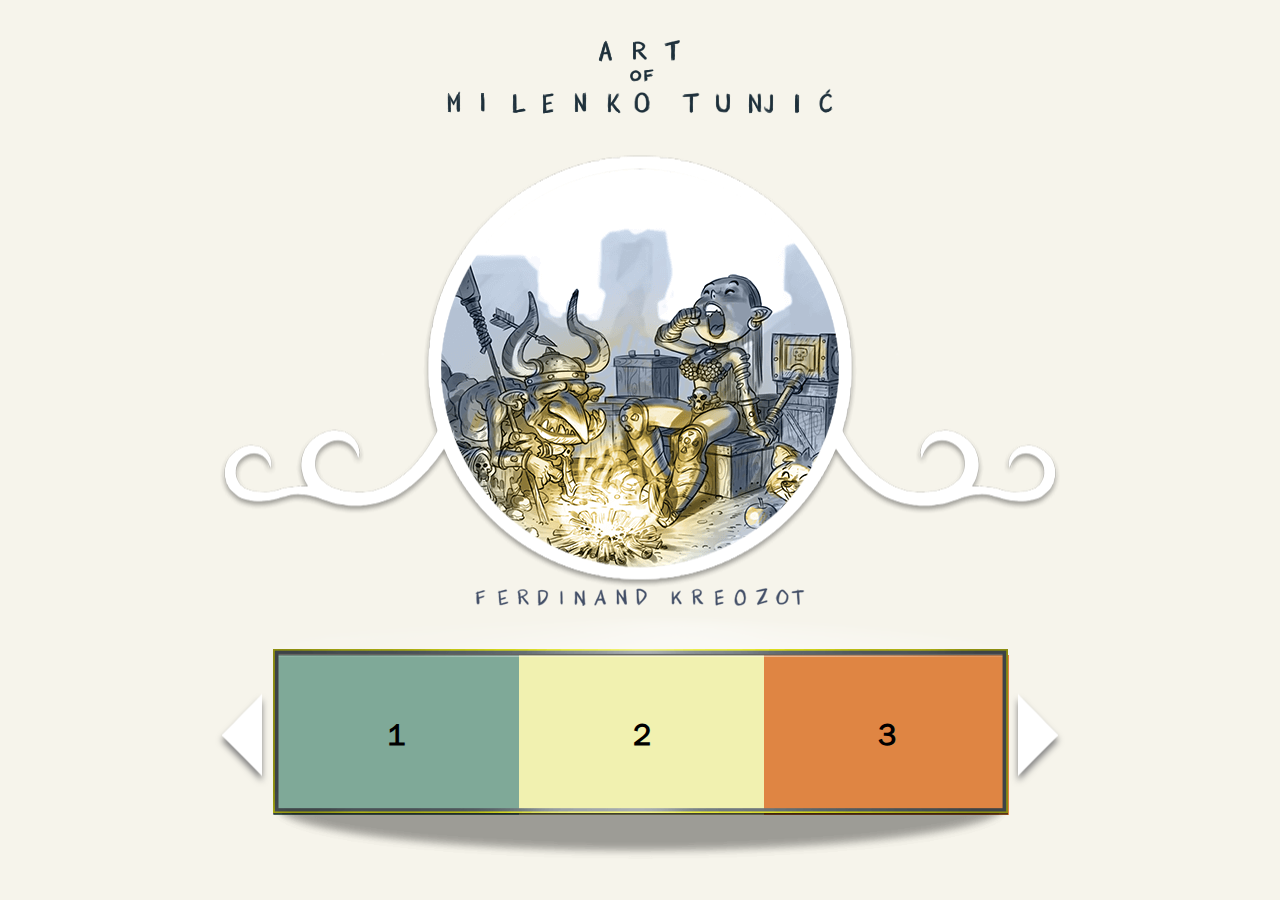
<file: index.html>
<!DOCTYPE html>
<html lang="en">
<head>
  <meta charset="UTF-8">
  <meta name="viewport" content="width=device-width, initial-scale=1.0">
  <title>Art of Milenko Tunjic</title>
  <link rel="stylesheet" href="style.css">
</head>
<body>
  <div class="container">
    <div id="hero">
      <img src="assets/ArtOfMT.png" alt="ArtOfMilenkoTunjic" id="title" class="images">
      <div id="framedImg"></div>
      <img src="assets/FK.png" alt="FerdinandKreozot" id="fk" class="images">
      <nav>
        <img src="assets/ButtonPressed.png" alt="MenuFrame" class="menuBtn prev">
        <img src="assets/MenuFrame.png" alt="MenuFrame" id="MenuFrame">
        <img src="assets/ButtonPressed.png" alt="MenuFrame" class="menuBtn next">
        <div class="navImg">
          <div class="slider-list">
            <div class="slider-item slider-item1">１</div>
            <div class="slider-item slider-item2">２</div>
            <div class="slider-item slider-item3">３</div>
            <div class="slider-item slider-item4">4</div>
            <div class="slider-item slider-item5">5</div>
          </div><!--/.slider-list-->
        </div><!--/.navImg-->
      </nav>
    </div><!--/#hero-->
  </div><!--/.container-->
  <script src="https://code.jquery.com/jquery-3.5.1.min.js" integrity="sha256-9/aliU8dGd2tb6OSsuzixeV4y/faTqgFtohetphbbj0=" crossorigin="anonymous"></script>
  <script src="main.js"></script>
</body>
</html>
</file>
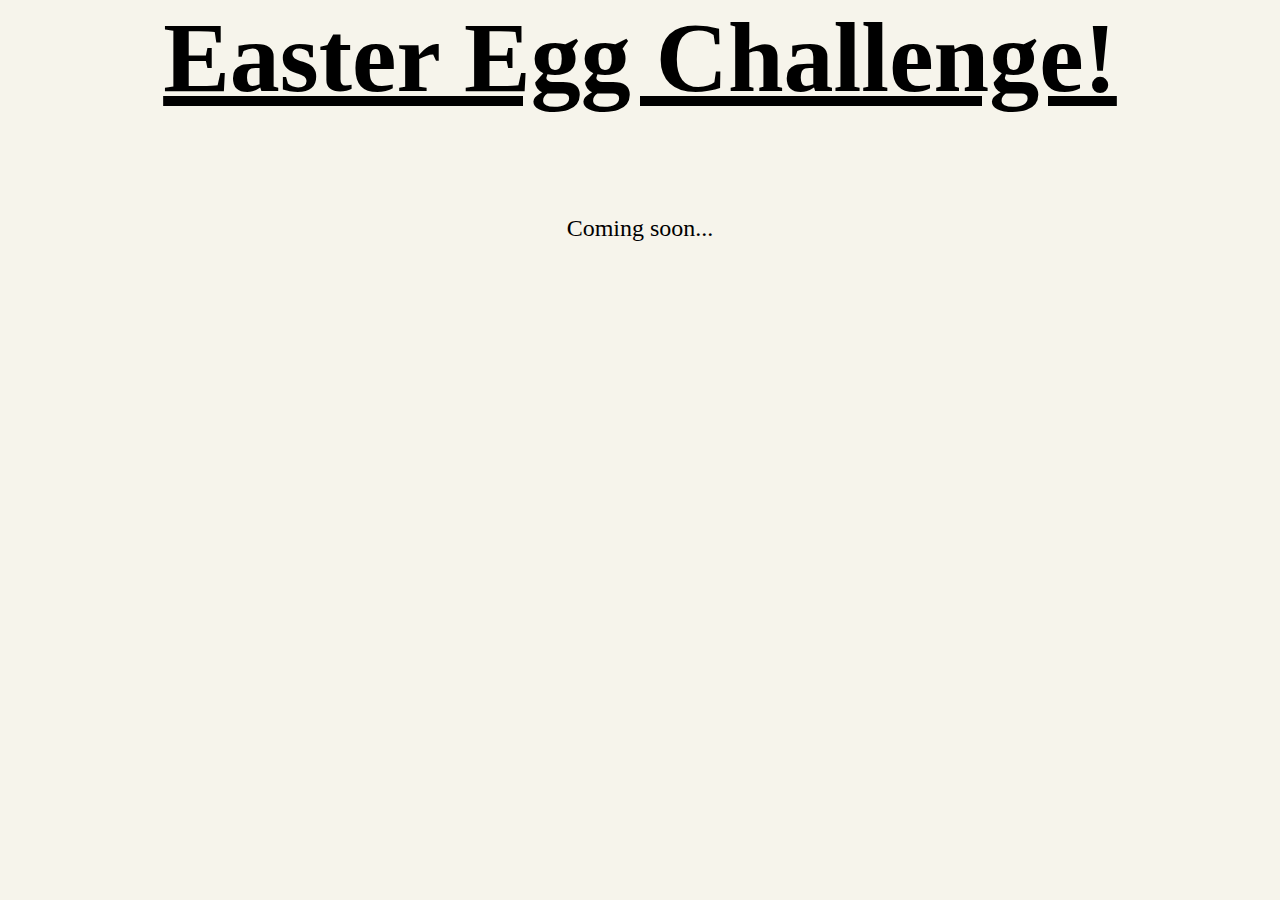
<file: easterEggChallenge.html>
<!DOCTYPE html>
<html lang="en">
<head>
  <meta charset="UTF-8">
  <meta name="viewport" content="width=device-width, initial-scale=1.0">
  <title>Easter Egg Challenge!</title>
  <link rel="stylesheet" href="style.css">
</head>
<body>
  <div class="container">
    <h1>Easter Egg Challenge!</h1>
    <p class="temp">Coming soon...</p>
  </div><!--/.container-->
  <script src="https://code.jquery.com/jquery-3.5.1.min.js" integrity="sha256-9/aliU8dGd2tb6OSsuzixeV4y/faTqgFtohetphbbj0=" crossorigin="anonymous"></script>
</body>
</html>
</file>
<file: style.css>
* {
  margin: 0;
  padding: 0;
  box-sizing: border-box;
}

body {
  background-color: #f6f4eb;
  width: 100vw;
  height: 100vh;
  overflow: hidden;
}

.container {
  position: relative;
  width: 100%;
  height: 100%;
  overflow: inherit;
}

#hero {
  position: absolute;
  width: 842px;
  top: 50%;
  left: 50%;
  transform: translate(-50%, -50%);
  text-align: center;
}

h1 {
  text-align: center;
  text-decoration: underline;
  font-size: 100px;
}

p.temp {
  margin-top: 100px;
  text-align: center;
  font-size: 24px;
}

#title {
  margin-bottom: 50px;
}

#framedImg {
  width: 410px;
  height: 410px;
  border-radius: 50%;
  margin: 0 auto;
  position: relative;
}

#framedImg:before {
  content: url("assets/PictureFrame.png");
  position: absolute;
  left: 50%;
  top: 50%;
  transform: translate(-50%, -50%);
}

#pictureFrame {
  width: 842px;
  height: 435px;
}

#fk {
  margin-top: 10px;
}

/* Nav */
nav {
  height: 250px;
  width: 100%;
  position: relative;
}

#MenuFrame {
  width: 735px;
  height: 250px;
  position: relative;
  z-index: 2;
}

.menuBtn {
  position: absolute;
  cursor: pointer;
  top: 50%;
}

.menuBtn:active {
  filter: none;
  top: 52%;
}

.prev {
 filter: drop-shadow(0 5px 3px #7e7e7e);
 left: -5px;
 transform: translateY(-50%);
}

.next {
  filter: drop-shadow(0 5px 3px #7e7e7e);
  right: -5px;
  transform: rotateY(180deg) translateY(-50%);
}

/* Slider */
.navImg {
  width: 735px;
  height: 160px;
  overflow: hidden;
  position: absolute;
  top: 50%;
  left: 55px;
  transform: translateY(-50%);
  z-index: 1;
}
.slider-list {
  display: flex;
  width: 300%;
  height: 100%;
}
.slider-item {
  width: 245px;
  height: 100%;
  display: flex;
  justify-content: center;
  align-items: center;
  font-size: 30px;
  font-weight: bold;
}
.slider-item1 {
  background: #7fa998;
}
.slider-item2 {
  background: #f1f1b0;
}
.slider-item3 {
  background: #df8543;
}
.slider-item4 {
  background: #b343df;
}
.slider-item5 {
  background: #4360df;
}
.prev-next-box {
  display: flex;
  justify-content: space-between;
  width: 400px;
}
.prev-next-box p {
  background: #c9485b;
  color: #fff;
  padding: 2px 10px;
  box-sizing: border-box;
  display: block;
  border-radius: 6px;
  font-size: 20px;
}
.prev-next-box p:hover {
  cursor: pointer;
}

/* Easter Egg */
a.easterEgg {
  display: inline-block;
  width: 20px;
  height: 20px;
  position: absolute;
  /* transition: ease-in 2s; */
}
/* opacity doesn't apply for background-image cus bi isn't an element */
</file>
